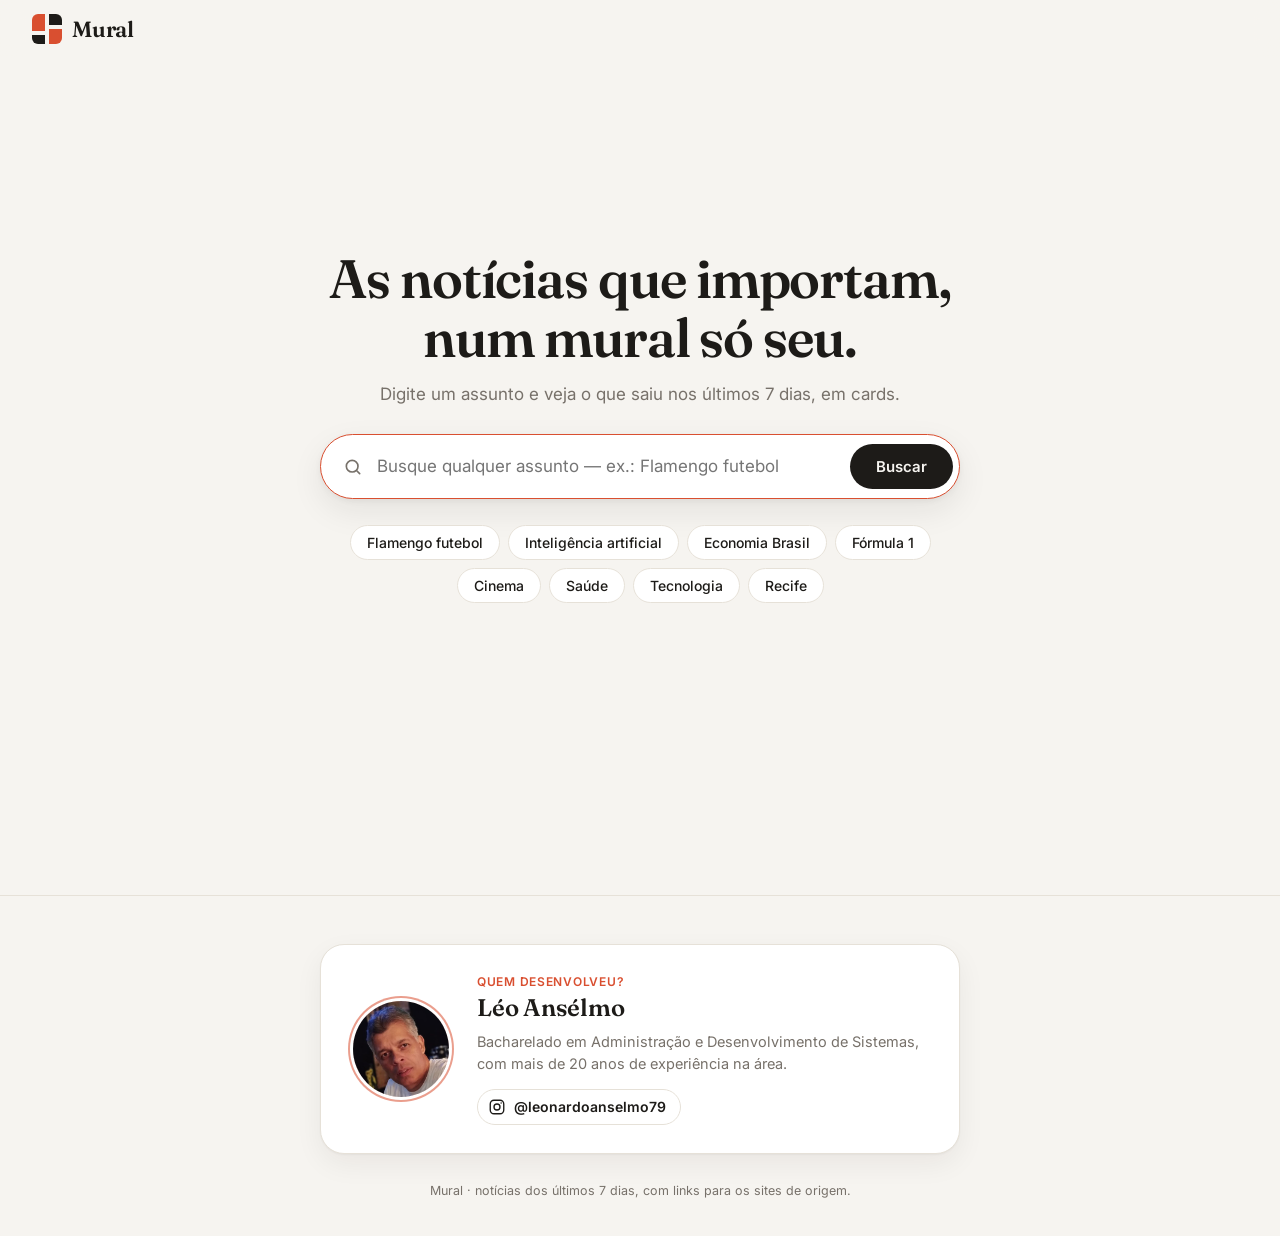
<file: docs/index.html>
<!doctype html>
<html lang="pt-BR">
<head>
  <meta charset="utf-8">
  <meta name="viewport" content="width=device-width, initial-scale=1">
  <title>Mural de Notícias</title>
  <link rel="preconnect" href="https://fonts.googleapis.com">
  <link rel="preconnect" href="https://fonts.gstatic.com" crossorigin>
  <link href="https://fonts.googleapis.com/css2?family=Fraunces:opsz,wght@9..144,600&family=Inter:wght@400;500;600&display=swap" rel="stylesheet">
  <link rel="stylesheet" href="style.css?v=20261023">
</head>
<body>
  <header class="topo">
    <a class="marca" href="./" aria-label="Início">
      <span class="marca-icone" aria-hidden="true"></span>
      <span class="marca-nome">Mural</span>
    </a>
    <form class="busca" id="busca" role="search">
      <svg class="busca-lupa" viewBox="0 0 24 24" aria-hidden="true"><circle cx="11" cy="11" r="7"/><path d="m20 20-3.5-3.5"/></svg>
      <input id="campo" type="search" name="q" placeholder="Busque qualquer assunto — ex.: Flamengo futebol" autocomplete="off" aria-label="Buscar notícias">
      <button type="submit">Buscar</button>
    </form>
  </header>

  <main>
    <nav class="temas" id="temas" aria-label="Seus temas e buscas recentes" hidden></nav>

    <section class="boas-vindas" id="boas-vindas">
      <h1>As notícias que importam,<br>num mural só seu.</h1>
      <p>Digite um assunto e veja o que saiu nos últimos 7 dias, em cards.</p>
      <div class="sugestoes" id="sugestoes"></div>
    </section>

    <div class="barra" id="barra" hidden>
      <p id="resumo"></p>
      <div class="barra-acoes">
        <button class="salvar" id="salvar" type="button" aria-pressed="false">
          <svg viewBox="0 0 24 24" aria-hidden="true"><path d="m12 3 2.8 5.7 6.2.9-4.5 4.4 1.1 6.2L12 17.3 6.4 20.2l1.1-6.2L3 9.6l6.2-.9z"/></svg>
          <span id="salvar-texto">Salvar tema</span>
        </button>
        <div class="ordem" role="tablist" aria-label="Ordenar">
          <button role="tab" data-ordem="relevancia" aria-selected="true">Relevantes</button>
          <button role="tab" data-ordem="data" aria-selected="false">Recentes</button>
        </div>
      </div>
    </div>

    <div id="topo-destaque"></div>
    <div class="mural" id="mural"></div>
    <div id="sentinela" aria-hidden="true"></div>
    <p class="fim" id="fim" hidden>Você viu todas as notícias dos últimos 7 dias.</p>
    <p class="vazio" id="vazio" hidden></p>
  </main>

  <footer class="rodape">
    <div class="autor">
      <img class="autor-foto" src="img/leo.jpg" alt="Foto de Léo Ansélmo" width="96" height="96" loading="lazy">
      <div class="autor-texto">
        <span class="autor-rotulo">Quem desenvolveu?</span>
        <strong class="autor-nome">Léo Ansélmo</strong>
        <p>Bacharelado em Administração e Desenvolvimento de Sistemas, com mais de 20 anos de experiência na área.</p>
        <a class="autor-insta" href="https://www.instagram.com/leonardoanselmo79/" target="_blank" rel="noopener noreferrer">
          <svg viewBox="0 0 24 24" aria-hidden="true"><rect x="3" y="3" width="18" height="18" rx="5"/><circle cx="12" cy="12" r="4"/><circle cx="17.5" cy="6.5" r="1" class="ponto"/></svg>
          @leonardoanselmo79
        </a>
      </div>
    </div>
    <p class="rodape-base">Mural · notícias dos últimos 7 dias, com links para os sites de origem.</p>
  </footer>

  <div class="aviso" id="aviso" role="status" aria-live="polite"></div>

  <script src="app.js?v=20261023"></script>
</body>
</html>
</file>
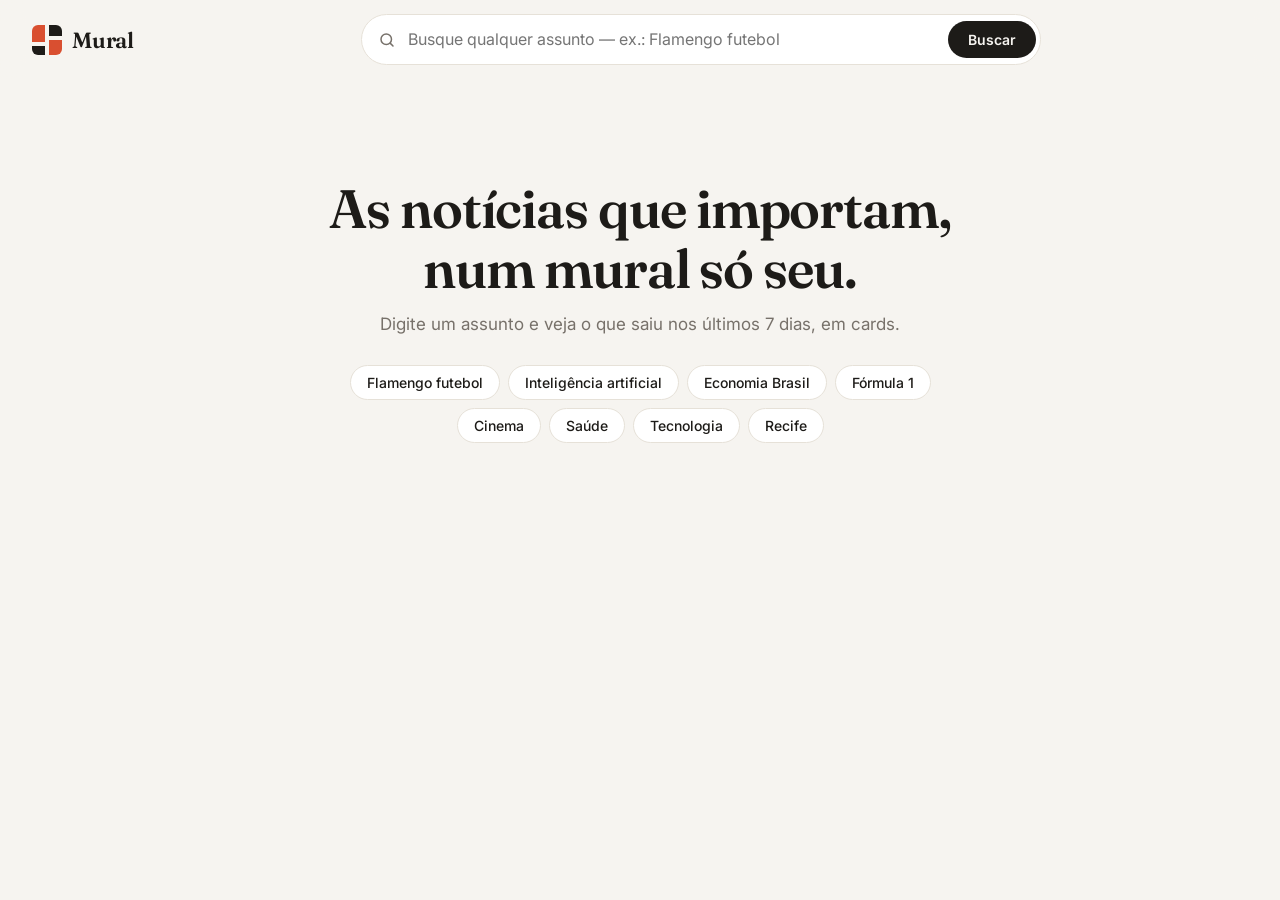
<file: static/index.html>
<!doctype html>
<html lang="pt-BR">
<head>
  <meta charset="utf-8">
  <meta name="viewport" content="width=device-width, initial-scale=1">
  <title>Mural de Notícias</title>
  <link rel="preconnect" href="https://fonts.googleapis.com">
  <link rel="preconnect" href="https://fonts.gstatic.com" crossorigin>
  <link href="https://fonts.googleapis.com/css2?family=Fraunces:opsz,wght@9..144,600&family=Inter:wght@400;500;600&display=swap" rel="stylesheet">
  <link rel="stylesheet" href="style.css">
</head>
<body>
  <header class="topo">
    <a class="marca" href="/" aria-label="Início">
      <span class="marca-icone" aria-hidden="true"></span>
      <span class="marca-nome">Mural</span>
    </a>
    <form class="busca" id="busca" role="search">
      <svg class="busca-lupa" viewBox="0 0 24 24" aria-hidden="true"><circle cx="11" cy="11" r="7"/><path d="m20 20-3.5-3.5"/></svg>
      <input id="campo" type="search" name="q" placeholder="Busque qualquer assunto — ex.: Flamengo futebol" autocomplete="off" aria-label="Buscar notícias">
      <button type="submit">Buscar</button>
    </form>
  </header>

  <main>
    <section class="boas-vindas" id="boas-vindas">
      <h1>As notícias que importam,<br>num mural só seu.</h1>
      <p>Digite um assunto e veja o que saiu nos últimos 7 dias, em cards.</p>
      <div class="sugestoes" id="sugestoes"></div>
    </section>

    <div class="barra" id="barra" hidden>
      <p id="resumo"></p>
      <div class="ordem" role="tablist" aria-label="Ordenar">
        <button role="tab" data-ordem="relevancia" aria-selected="true">Relevantes</button>
        <button role="tab" data-ordem="data" aria-selected="false">Recentes</button>
      </div>
    </div>

    <div id="topo-destaque"></div>
    <div class="mural" id="mural"></div>
    <button class="mais" id="mais" type="button" hidden>Ver mais notícias</button>
    <p class="vazio" id="vazio" hidden></p>
  </main>

  <script src="app.js"></script>
</body>
</html>
</file>
<file: docs/style.css>
:root {
  --fundo: #f6f4f0;
  --card: #ffffff;
  --texto: #1d1b18;
  --suave: #77716a;
  --linha: #e6e1d8;
  --destaque: #d94f30;
  --destaque-texto: #ffffff;
  --raio: 22px;
  color-scheme: light;
}
@media (prefers-color-scheme: dark) {
  :root:not([data-theme="light"]) {
    --fundo: #141311; --card: #1f1d1a; --texto: #f1ede6; --suave: #a29b90; --linha: #2f2c28;
    --destaque: #ef6a4b;
    color-scheme: dark;
  }
}
:root[data-theme="dark"] {
  --fundo: #141311; --card: #1f1d1a; --texto: #f1ede6; --suave: #a29b90; --linha: #2f2c28;
  --destaque: #ef6a4b;
  color-scheme: dark;
}

* { box-sizing: border-box; }
[hidden] { display: none !important; }
body {
  margin: 0;
  background: var(--fundo);
  color: var(--texto);
  font: 15px/1.45 Inter, system-ui, sans-serif;
  -webkit-font-smoothing: antialiased;
}

/* Topo */
.topo {
  position: sticky; top: 0; z-index: 10;
  display: flex; align-items: center; gap: 20px;
  padding: 14px 32px;
  background: color-mix(in srgb, var(--fundo) 88%, transparent);
  backdrop-filter: blur(12px);
}
.marca { display: flex; align-items: center; gap: 10px; color: inherit; text-decoration: none; flex-shrink: 0; }
.marca-icone {
  width: 30px; height: 30px;
  background:
    linear-gradient(var(--destaque), var(--destaque)) 0 0 / 13px 17px no-repeat,
    linear-gradient(var(--texto), var(--texto)) 17px 0 / 13px 11px no-repeat,
    linear-gradient(var(--texto), var(--texto)) 0 21px / 13px 9px no-repeat,
    linear-gradient(var(--destaque), var(--destaque)) 17px 15px / 13px 15px no-repeat;
  border-radius: 6px;
}
.marca-nome { font: 600 22px/1 Fraunces, Georgia, serif; letter-spacing: -.01em; }

.busca {
  flex: 1; min-width: 0; max-width: 680px; margin: 0 auto;
  display: flex; align-items: center;
  background: var(--card); border: 1px solid var(--linha);
  border-radius: 999px; padding: 4px 4px 4px 16px;
  transition: border-color .15s, box-shadow .15s;
}
.busca:focus-within { border-color: var(--destaque); box-shadow: 0 0 0 4px color-mix(in srgb, var(--destaque) 18%, transparent); }
.busca-lupa { width: 18px; height: 18px; fill: none; stroke: var(--suave); stroke-width: 2; stroke-linecap: round; flex-shrink: 0; }
.busca input {
  flex: 1; min-width: 0; border: 0; outline: 0; background: none; color: inherit;
  font: inherit; font-size: 16px; padding: 9px 12px;
}
.busca input::-webkit-search-cancel-button { display: none; }
.busca button {
  border: 0; border-radius: 999px; padding: 10px 20px; cursor: pointer;
  background: var(--texto); color: var(--fundo); font: 600 14px Inter, sans-serif;
}
.busca button:hover { background: var(--destaque); color: var(--destaque-texto); }

main { padding: 20px 32px 72px; max-width: 1440px; margin: 0 auto; }

/* Boas-vindas */
.boas-vindas { text-align: center; padding: 80px 0 32px; }
.boas-vindas h1 { font: 600 clamp(30px, 5vw, 54px)/1.1 Fraunces, Georgia, serif; letter-spacing: -.02em; margin: 0 0 14px; }
.boas-vindas p { color: var(--suave); font-size: 17px; margin: 0 0 28px; }

/* Página inicial: o campo de busca fica grande, logo abaixo do título */
.boas-vindas .busca {
  flex: none; width: 100%; max-width: 640px; margin: 0 auto 26px; padding: 6px 6px 6px 22px;
  box-shadow: 0 2px 6px rgba(30, 25, 20, .05), 0 12px 32px rgba(30, 25, 20, .08);
}
.boas-vindas .busca-lupa { width: 20px; height: 20px; }
.boas-vindas .busca input { font-size: 17px; padding: 13px 14px; text-align: left; }
.boas-vindas .busca button { padding: 13px 26px; font-size: 15px; }
.inicio .topo { justify-content: flex-start; }
/* Na página inicial, título + busca ficam no meio da tela; o rodapé vem depois, ao rolar */
.inicio .boas-vindas {
  min-height: calc(100svh - 180px);
  display: flex; flex-direction: column; justify-content: center;
  padding: 24px 0 48px;
}
.sugestoes { display: flex; flex-wrap: wrap; justify-content: center; gap: 8px; max-width: 640px; margin: 0 auto; }
.sugestoes button {
  border: 1px solid var(--linha); background: var(--card); color: inherit;
  border-radius: 999px; padding: 8px 16px; font: 500 14px Inter, sans-serif; cursor: pointer;
  transition: transform .15s, border-color .15s;
}
.sugestoes button:hover { border-color: var(--destaque); transform: translateY(-1px); }

/* Barra de resultados */
.barra { display: flex; align-items: center; justify-content: space-between; gap: 16px; margin: 0 2px 20px; flex-wrap: wrap; }
.barra p { margin: 0; color: var(--suave); font-size: 14px; }
.barra strong { color: var(--texto); font-weight: 600; }
.ordem { display: flex; background: var(--card); border: 1px solid var(--linha); border-radius: 999px; padding: 3px; }
.ordem button {
  border: 0; background: none; color: var(--suave); cursor: pointer;
  border-radius: 999px; padding: 6px 14px; font: 500 13px Inter, sans-serif;
}
.ordem button[aria-selected="true"] { background: var(--texto); color: var(--fundo); }

/* Meta (fonte + tempo) */
.meta { display: flex; align-items: center; gap: 8px; color: var(--suave); font-size: 13px; min-width: 0; }
.meta img { width: 16px; height: 16px; border-radius: 4px; flex-shrink: 0; }
.meta-fonte { font-weight: 600; color: var(--texto); white-space: nowrap; overflow: hidden; text-overflow: ellipsis; }
.meta-tempo { white-space: nowrap; }
.meta-tempo::before { content: "·"; margin-right: 8px; }

/* Destaque: a notícia principal */
.destaque {
  display: grid; grid-template-columns: 1.35fr 1fr; align-items: stretch;
  background: var(--card); border-radius: 28px; overflow: hidden;
  color: inherit; text-decoration: none;
  box-shadow: 0 1px 2px rgba(30, 25, 20, .05), 0 10px 30px rgba(30, 25, 20, .07);
  transition: box-shadow .25s;
}
.caixa-destaque { margin-bottom: 36px; }
.caixa-destaque .compartilhar { top: 16px; left: 16px; right: auto; }
.destaque:hover { box-shadow: 0 2px 4px rgba(30, 25, 20, .08), 0 20px 44px rgba(30, 25, 20, .14); }
.destaque-img { overflow: hidden; min-height: 340px; background: var(--linha); }
.destaque-img img { width: 100%; height: 100%; object-fit: cover; display: block; transition: transform .6s ease; }
.destaque:hover .destaque-img img { transform: scale(1.03); }
.destaque-texto { display: flex; flex-direction: column; justify-content: center; gap: 16px; padding: 40px 44px; min-width: 0; }
.selo {
  align-self: flex-start; font: 600 12px Inter, sans-serif; letter-spacing: .04em; text-transform: uppercase;
  color: var(--destaque); background: color-mix(in srgb, var(--destaque) 12%, transparent);
  padding: 6px 12px; border-radius: 999px;
}
.destaque h2 { font: 600 clamp(24px, 2.6vw, 36px)/1.15 Fraunces, Georgia, serif; letter-spacing: -.015em; margin: 0; }
.destaque p { margin: 0; color: var(--suave); font-size: 16px; display: -webkit-box; -webkit-line-clamp: 3; -webkit-box-orient: vertical; overflow: hidden; }
.sem-img .destaque { grid-template-columns: 1fr; }
.sem-img .destaque-img { display: none; }
.sem-img .compartilhar { left: auto; right: 16px; }

/* Mural (masonry em colunas montadas pelo JS) */
.mural { display: flex; gap: 18px; align-items: flex-start; }
.coluna { flex: 1; min-width: 0; display: flex; flex-direction: column; gap: 18px; }

.caixa { position: relative; animation: surgir .4s ease backwards; }
.card {
  display: block; position: relative; overflow: hidden;
  border-radius: var(--raio); color: inherit; text-decoration: none;
}

/* Botão de compartilhar: aparece ao passar o mouse; no celular fica sempre visível */
.compartilhar {
  position: absolute; top: 10px; right: 10px; z-index: 2;
  width: 36px; height: 36px; display: grid; place-items: center;
  border: 0; border-radius: 999px; cursor: pointer;
  background: rgba(255, 255, 255, .92); color: #1d1b18;
  box-shadow: 0 2px 8px rgba(0, 0, 0, .15);
  opacity: 0; transform: translateY(-4px); transition: opacity .2s, transform .2s, background .15s;
}
.compartilhar svg { width: 18px; height: 18px; fill: none; stroke: currentColor; stroke-width: 2; stroke-linecap: round; stroke-linejoin: round; }
.compartilhar:hover { background: #fff; color: var(--destaque); }
.caixa:hover .compartilhar, .compartilhar:focus-visible { opacity: 1; transform: none; }
@media (hover: none) {
  .compartilhar { opacity: 1; transform: none; width: 32px; height: 32px; top: 8px; right: 8px; }
  .compartilhar svg { width: 16px; height: 16px; }
}
.card:focus-visible, .destaque:focus-visible { outline: 3px solid var(--destaque); outline-offset: 4px; }

/* Card com foto: formato variado, título por cima da imagem */
.card.foto { background: var(--linha); }
.card.foto img { position: absolute; inset: 0; width: 100%; height: 100%; object-fit: cover; object-position: 50% 25%; transition: transform .6s ease; }
.card.foto:hover img { transform: scale(1.05); }
.card.foto .card-sobre {
  position: absolute; inset: auto 0 0 0; padding: 56px 16px 16px;
  background: linear-gradient(transparent, rgba(10, 8, 6, .55) 35%, rgba(10, 8, 6, .85));
  color: #fff;
}
.card.foto h3 {
  font-weight: 600; font-size: 16px; line-height: 1.3; margin: 0 0 8px;
  display: -webkit-box; -webkit-line-clamp: 4; -webkit-box-orient: vertical; overflow: hidden;
  text-shadow: 0 1px 2px rgba(0, 0, 0, .3);
}
.card.foto .meta, .card.foto .meta-fonte { color: rgba(255, 255, 255, .85); }
.card.foto .meta img { position: static; width: 16px; height: 16px; transform: none; }

/* Card sem foto: tipográfico, com fundo pastel */
.card.texto { background: var(--tom); padding: 26px 22px 22px; transition: transform .2s ease; }
.card.texto:hover { transform: translateY(-3px); }
.card.texto h3 { font: 600 23px/1.2 Fraunces, Georgia, serif; letter-spacing: -.01em; color: #1d1b18; margin: 0 0 22px; }
.card.texto .meta, .card.texto .meta-fonte { color: #4a453e; }
@media (prefers-color-scheme: dark) {
  :root:not([data-theme="light"]) .card.texto { background: color-mix(in srgb, var(--tom) 14%, var(--card)); }
  :root:not([data-theme="light"]) .card.texto h3 { color: var(--texto); }
  :root:not([data-theme="light"]) .card.texto .meta,
  :root:not([data-theme="light"]) .card.texto .meta-fonte { color: var(--suave); }
}

@keyframes surgir { from { opacity: 0; transform: translateY(10px); } }
@media (prefers-reduced-motion: reduce) { * { animation: none !important; transition: none !important; } }

/* Rolagem infinita: marcador observado logo abaixo do mural */
#sentinela { height: 1px; }
.fim { text-align: center; color: var(--suave); font-size: 14px; margin: 40px 0 0; }

/* Temas salvos e buscas recentes */
.temas {
  display: flex; align-items: center; gap: 8px; margin: 0 -32px 18px; padding: 2px 32px 6px;
  overflow-x: auto; scrollbar-width: none;
}
.temas::-webkit-scrollbar { display: none; }
.temas-rotulo { font-size: 12px; font-weight: 600; text-transform: uppercase; letter-spacing: .05em; color: var(--suave); white-space: nowrap; }
.temas-rotulo:not(:first-child) { margin-left: 10px; }
.chip {
  flex-shrink: 0; white-space: nowrap; cursor: pointer;
  border: 1px solid var(--linha); background: var(--card); color: inherit;
  border-radius: 999px; padding: 7px 14px; font: 500 13.5px Inter, sans-serif;
  transition: border-color .15s, background .15s;
}
.chip:hover { border-color: var(--destaque); }
.chip.salvo { background: color-mix(in srgb, var(--destaque) 10%, var(--card)); border-color: color-mix(in srgb, var(--destaque) 30%, var(--linha)); }
.chip[aria-current="true"] { background: var(--texto); color: var(--fundo); border-color: var(--texto); }
.temas-limpar {
  flex-shrink: 0; border: 0; background: none; color: var(--suave); cursor: pointer;
  font: 500 13px Inter, sans-serif; padding: 6px 4px; text-decoration: underline; text-underline-offset: 3px;
}

.barra-acoes { display: flex; align-items: center; gap: 10px; }
.salvar {
  display: flex; align-items: center; gap: 6px; cursor: pointer;
  border: 1px solid var(--linha); background: var(--card); color: inherit;
  border-radius: 999px; padding: 7px 14px 7px 11px; font: 500 13px Inter, sans-serif;
}
.salvar svg { width: 16px; height: 16px; fill: none; stroke: currentColor; stroke-width: 2; stroke-linejoin: round; }
.salvar:hover { border-color: var(--destaque); }
.salvar[aria-pressed="true"] { color: var(--destaque); border-color: color-mix(in srgb, var(--destaque) 40%, var(--linha)); }
.salvar[aria-pressed="true"] svg { fill: currentColor; }

/* Rodapé: quem desenvolveu */
.rodape { border-top: 1px solid var(--linha); margin-top: 24px; padding: 48px 32px 36px; }
.autor {
  max-width: 640px; margin: 0 auto;
  display: flex; align-items: center; gap: 28px;
  background: var(--card); border: 1px solid var(--linha); border-radius: 24px;
  padding: 28px 32px;
  box-shadow: 0 1px 2px rgba(30, 25, 20, .04), 0 10px 28px rgba(30, 25, 20, .06);
}
.autor-foto {
  width: 96px; height: 96px; border-radius: 50%; object-fit: cover; flex-shrink: 0;
  box-shadow: 0 0 0 3px var(--card), 0 0 0 5px color-mix(in srgb, var(--destaque) 55%, transparent);
}
.autor-texto { display: flex; flex-direction: column; align-items: flex-start; gap: 4px; min-width: 0; }
.autor-rotulo { font-size: 12px; font-weight: 600; letter-spacing: .06em; text-transform: uppercase; color: var(--destaque); }
.autor-nome { font: 600 24px/1.2 Fraunces, Georgia, serif; letter-spacing: -.01em; }
.autor-texto p { margin: 4px 0 10px; color: var(--suave); font-size: 14.5px; line-height: 1.5; }
.autor-insta {
  display: inline-flex; align-items: center; gap: 8px;
  color: inherit; text-decoration: none; font-weight: 600; font-size: 14px;
  border: 1px solid var(--linha); border-radius: 999px; padding: 7px 14px 7px 10px;
  transition: border-color .15s, color .15s;
}
.autor-insta svg { width: 18px; height: 18px; fill: none; stroke: currentColor; stroke-width: 1.8; }
.autor-insta svg .ponto { fill: currentColor; stroke: none; }
.autor-insta:hover { border-color: var(--destaque); color: var(--destaque); }
.rodape-base { text-align: center; color: var(--suave); font-size: 12.5px; margin: 28px 0 0; }

/* Aviso rápido ("Link copiado", "Tema salvo") */
.aviso {
  position: fixed; left: 50%; bottom: 28px; z-index: 20;
  transform: translate(-50%, 16px); opacity: 0; pointer-events: none;
  background: var(--texto); color: var(--fundo); font-weight: 500; font-size: 14px;
  padding: 10px 18px; border-radius: 999px; transition: opacity .2s, transform .2s;
}
.aviso.visivel { opacity: 1; transform: translate(-50%, 0); }

/* Carregando */
.esqueleto { border-radius: var(--raio); background: var(--linha); animation: pulsar 1.2s ease-in-out infinite alternate; }
#topo-destaque .esqueleto { margin-bottom: 36px; border-radius: 28px; }
@keyframes pulsar { to { opacity: .45; } }

.vazio { text-align: center; color: var(--suave); padding: 60px 0; font-size: 16px; }

@media (max-width: 860px) {
  .destaque { grid-template-columns: 1fr; }
  .destaque-img { min-height: 0; aspect-ratio: 16 / 10; }
  .destaque-texto { padding: 24px 24px 28px; gap: 12px; }
}
@media (max-width: 640px) {
  .topo { padding: 10px 16px; gap: 12px; }
  .marca-nome { display: none; }
  .busca button { padding: 10px 14px; }
  main { padding: 12px 16px 56px; }
  .destaque { border-radius: var(--raio); }
  .caixa-destaque { margin-bottom: 28px; }
  .temas { margin: 0 -16px 14px; padding: 2px 16px 6px; }
  .barra { margin-bottom: 14px; }
  .salvar { padding: 7px 10px; }
  .destaque p { font-size: 15px; }
  .mural, .coluna { gap: 10px; }
  .card { border-radius: 16px; }
  .card.foto .card-sobre { padding: 40px 12px 12px; }
  .card.foto h3 { font-size: 14px; -webkit-line-clamp: 3; }
  .card.foto .meta { font-size: 12px; }
  .card.foto .meta-tempo, .card.texto .meta-tempo { display: none; }
  .card.texto { padding: 18px 14px 16px; }
  .card.texto h3 { font-size: 18px; margin-bottom: 14px; }
  .boas-vindas { padding: 40px 0 24px; }
  .inicio .marca-nome { display: inline; }
  .rodape { padding: 36px 16px 28px; }
  .autor { flex-direction: column; text-align: center; gap: 16px; padding: 28px 22px; }
  .autor-texto { align-items: center; }
  .autor-foto { width: 88px; height: 88px; }
  .boas-vindas .busca { padding: 4px 4px 4px 16px; }
  .boas-vindas .busca input { font-size: 16px; padding: 11px 10px; }
  .boas-vindas .busca button { padding: 11px 16px; }
}
</file>
<file: static/style.css>
:root {
  --fundo: #f6f4f0;
  --card: #ffffff;
  --texto: #1d1b18;
  --suave: #77716a;
  --linha: #e6e1d8;
  --destaque: #d94f30;
  --destaque-texto: #ffffff;
  --raio: 22px;
  color-scheme: light;
}
@media (prefers-color-scheme: dark) {
  :root:not([data-theme="light"]) {
    --fundo: #141311; --card: #1f1d1a; --texto: #f1ede6; --suave: #a29b90; --linha: #2f2c28;
    --destaque: #ef6a4b;
    color-scheme: dark;
  }
}
:root[data-theme="dark"] {
  --fundo: #141311; --card: #1f1d1a; --texto: #f1ede6; --suave: #a29b90; --linha: #2f2c28;
  --destaque: #ef6a4b;
  color-scheme: dark;
}

* { box-sizing: border-box; }
[hidden] { display: none !important; }
body {
  margin: 0;
  background: var(--fundo);
  color: var(--texto);
  font: 15px/1.45 Inter, system-ui, sans-serif;
  -webkit-font-smoothing: antialiased;
}

/* Topo */
.topo {
  position: sticky; top: 0; z-index: 10;
  display: flex; align-items: center; gap: 20px;
  padding: 14px 32px;
  background: color-mix(in srgb, var(--fundo) 88%, transparent);
  backdrop-filter: blur(12px);
}
.marca { display: flex; align-items: center; gap: 10px; color: inherit; text-decoration: none; flex-shrink: 0; }
.marca-icone {
  width: 30px; height: 30px;
  background:
    linear-gradient(var(--destaque), var(--destaque)) 0 0 / 13px 17px no-repeat,
    linear-gradient(var(--texto), var(--texto)) 17px 0 / 13px 11px no-repeat,
    linear-gradient(var(--texto), var(--texto)) 0 21px / 13px 9px no-repeat,
    linear-gradient(var(--destaque), var(--destaque)) 17px 15px / 13px 15px no-repeat;
  border-radius: 6px;
}
.marca-nome { font: 600 22px/1 Fraunces, Georgia, serif; letter-spacing: -.01em; }

.busca {
  flex: 1; min-width: 0; max-width: 680px; margin: 0 auto;
  display: flex; align-items: center;
  background: var(--card); border: 1px solid var(--linha);
  border-radius: 999px; padding: 4px 4px 4px 16px;
  transition: border-color .15s, box-shadow .15s;
}
.busca:focus-within { border-color: var(--destaque); box-shadow: 0 0 0 4px color-mix(in srgb, var(--destaque) 18%, transparent); }
.busca-lupa { width: 18px; height: 18px; fill: none; stroke: var(--suave); stroke-width: 2; stroke-linecap: round; flex-shrink: 0; }
.busca input {
  flex: 1; min-width: 0; border: 0; outline: 0; background: none; color: inherit;
  font: inherit; font-size: 16px; padding: 9px 12px;
}
.busca input::-webkit-search-cancel-button { display: none; }
.busca button {
  border: 0; border-radius: 999px; padding: 10px 20px; cursor: pointer;
  background: var(--texto); color: var(--fundo); font: 600 14px Inter, sans-serif;
}
.busca button:hover { background: var(--destaque); color: var(--destaque-texto); }

main { padding: 20px 32px 72px; max-width: 1440px; margin: 0 auto; }

/* Boas-vindas */
.boas-vindas { text-align: center; padding: 80px 0 32px; }
.boas-vindas h1 { font: 600 clamp(30px, 5vw, 54px)/1.1 Fraunces, Georgia, serif; letter-spacing: -.02em; margin: 0 0 14px; }
.boas-vindas p { color: var(--suave); font-size: 17px; margin: 0 0 28px; }
.sugestoes { display: flex; flex-wrap: wrap; justify-content: center; gap: 8px; max-width: 640px; margin: 0 auto; }
.sugestoes button {
  border: 1px solid var(--linha); background: var(--card); color: inherit;
  border-radius: 999px; padding: 8px 16px; font: 500 14px Inter, sans-serif; cursor: pointer;
  transition: transform .15s, border-color .15s;
}
.sugestoes button:hover { border-color: var(--destaque); transform: translateY(-1px); }

/* Barra de resultados */
.barra { display: flex; align-items: center; justify-content: space-between; gap: 16px; margin: 0 2px 20px; flex-wrap: wrap; }
.barra p { margin: 0; color: var(--suave); font-size: 14px; }
.barra strong { color: var(--texto); font-weight: 600; }
.ordem { display: flex; background: var(--card); border: 1px solid var(--linha); border-radius: 999px; padding: 3px; }
.ordem button {
  border: 0; background: none; color: var(--suave); cursor: pointer;
  border-radius: 999px; padding: 6px 14px; font: 500 13px Inter, sans-serif;
}
.ordem button[aria-selected="true"] { background: var(--texto); color: var(--fundo); }

/* Meta (fonte + tempo) */
.meta { display: flex; align-items: center; gap: 8px; color: var(--suave); font-size: 13px; min-width: 0; }
.meta img { width: 16px; height: 16px; border-radius: 4px; flex-shrink: 0; }
.meta-fonte { font-weight: 600; color: var(--texto); white-space: nowrap; overflow: hidden; text-overflow: ellipsis; }
.meta-tempo { white-space: nowrap; }
.meta-tempo::before { content: "·"; margin-right: 8px; }

/* Destaque: a notícia principal */
.destaque {
  display: grid; grid-template-columns: 1.35fr 1fr; align-items: stretch;
  background: var(--card); border-radius: 28px; overflow: hidden;
  color: inherit; text-decoration: none; margin-bottom: 36px;
  box-shadow: 0 1px 2px rgba(30, 25, 20, .05), 0 10px 30px rgba(30, 25, 20, .07);
  transition: box-shadow .25s;
  animation: surgir .45s ease backwards;
}
.destaque:hover { box-shadow: 0 2px 4px rgba(30, 25, 20, .08), 0 20px 44px rgba(30, 25, 20, .14); }
.destaque-img { overflow: hidden; min-height: 340px; background: var(--linha); }
.destaque-img img { width: 100%; height: 100%; object-fit: cover; display: block; transition: transform .6s ease; }
.destaque:hover .destaque-img img { transform: scale(1.03); }
.destaque-texto { display: flex; flex-direction: column; justify-content: center; gap: 16px; padding: 40px 44px; min-width: 0; }
.selo {
  align-self: flex-start; font: 600 12px Inter, sans-serif; letter-spacing: .04em; text-transform: uppercase;
  color: var(--destaque); background: color-mix(in srgb, var(--destaque) 12%, transparent);
  padding: 6px 12px; border-radius: 999px;
}
.destaque h2 { font: 600 clamp(24px, 2.6vw, 36px)/1.15 Fraunces, Georgia, serif; letter-spacing: -.015em; margin: 0; }
.destaque p { margin: 0; color: var(--suave); font-size: 16px; display: -webkit-box; -webkit-line-clamp: 3; -webkit-box-orient: vertical; overflow: hidden; }
.destaque.sem-img { grid-template-columns: 1fr; }
.destaque.sem-img .destaque-img { display: none; }

/* Mural (masonry em colunas montadas pelo JS) */
.mural { display: flex; gap: 18px; align-items: flex-start; }
.coluna { flex: 1; min-width: 0; display: flex; flex-direction: column; gap: 18px; }

.card {
  display: block; position: relative; overflow: hidden;
  border-radius: var(--raio); color: inherit; text-decoration: none;
  animation: surgir .4s ease backwards;
}
.card:focus-visible, .destaque:focus-visible { outline: 3px solid var(--destaque); outline-offset: 4px; }

/* Card com foto: formato variado, título por cima da imagem */
.card.foto { background: var(--linha); }
.card.foto img { position: absolute; inset: 0; width: 100%; height: 100%; object-fit: cover; object-position: 50% 25%; transition: transform .6s ease; }
.card.foto:hover img { transform: scale(1.05); }
.card.foto .card-sobre {
  position: absolute; inset: auto 0 0 0; padding: 56px 16px 16px;
  background: linear-gradient(transparent, rgba(10, 8, 6, .55) 35%, rgba(10, 8, 6, .85));
  color: #fff;
}
.card.foto h3 {
  font-weight: 600; font-size: 16px; line-height: 1.3; margin: 0 0 8px;
  display: -webkit-box; -webkit-line-clamp: 4; -webkit-box-orient: vertical; overflow: hidden;
  text-shadow: 0 1px 2px rgba(0, 0, 0, .3);
}
.card.foto .meta, .card.foto .meta-fonte { color: rgba(255, 255, 255, .85); }
.card.foto .meta img { position: static; width: 16px; height: 16px; transform: none; }

/* Card sem foto: tipográfico, com fundo pastel */
.card.texto { background: var(--tom); padding: 26px 22px 22px; transition: transform .2s ease; }
.card.texto:hover { transform: translateY(-3px); }
.card.texto h3 { font: 600 23px/1.2 Fraunces, Georgia, serif; letter-spacing: -.01em; color: #1d1b18; margin: 0 0 22px; }
.card.texto .meta, .card.texto .meta-fonte { color: #4a453e; }
@media (prefers-color-scheme: dark) {
  :root:not([data-theme="light"]) .card.texto { background: color-mix(in srgb, var(--tom) 14%, var(--card)); }
  :root:not([data-theme="light"]) .card.texto h3 { color: var(--texto); }
  :root:not([data-theme="light"]) .card.texto .meta,
  :root:not([data-theme="light"]) .card.texto .meta-fonte { color: var(--suave); }
}

@keyframes surgir { from { opacity: 0; transform: translateY(10px); } }
@media (prefers-reduced-motion: reduce) { * { animation: none !important; transition: none !important; } }

.mais {
  display: block; margin: 48px auto 0; cursor: pointer;
  border: 1px solid var(--linha); background: var(--card); color: inherit;
  border-radius: 999px; padding: 12px 26px; font: 600 14px Inter, sans-serif;
}
.mais:hover { border-color: var(--destaque); }

/* Carregando */
.esqueleto { border-radius: var(--raio); background: var(--linha); animation: pulsar 1.2s ease-in-out infinite alternate; }
#topo-destaque .esqueleto { margin-bottom: 36px; border-radius: 28px; }
@keyframes pulsar { to { opacity: .45; } }

.vazio { text-align: center; color: var(--suave); padding: 60px 0; font-size: 16px; }

@media (max-width: 860px) {
  .destaque { grid-template-columns: 1fr; }
  .destaque-img { min-height: 0; aspect-ratio: 16 / 10; }
  .destaque-texto { padding: 24px 24px 28px; gap: 12px; }
}
@media (max-width: 640px) {
  .topo { padding: 10px 16px; gap: 12px; }
  .marca-nome { display: none; }
  .busca button { padding: 10px 14px; }
  main { padding: 12px 16px 56px; }
  .destaque { border-radius: var(--raio); margin-bottom: 28px; }
  .destaque p { font-size: 15px; }
  .mural, .coluna { gap: 10px; }
  .card { border-radius: 16px; }
  .card.foto .card-sobre { padding: 40px 12px 12px; }
  .card.foto h3 { font-size: 14px; -webkit-line-clamp: 3; }
  .card.foto .meta { font-size: 12px; }
  .card.foto .meta-tempo, .card.texto .meta-tempo { display: none; }
  .card.texto { padding: 18px 14px 16px; }
  .card.texto h3 { font-size: 18px; margin-bottom: 14px; }
  .boas-vindas { padding: 40px 0 24px; }
}
</file>
